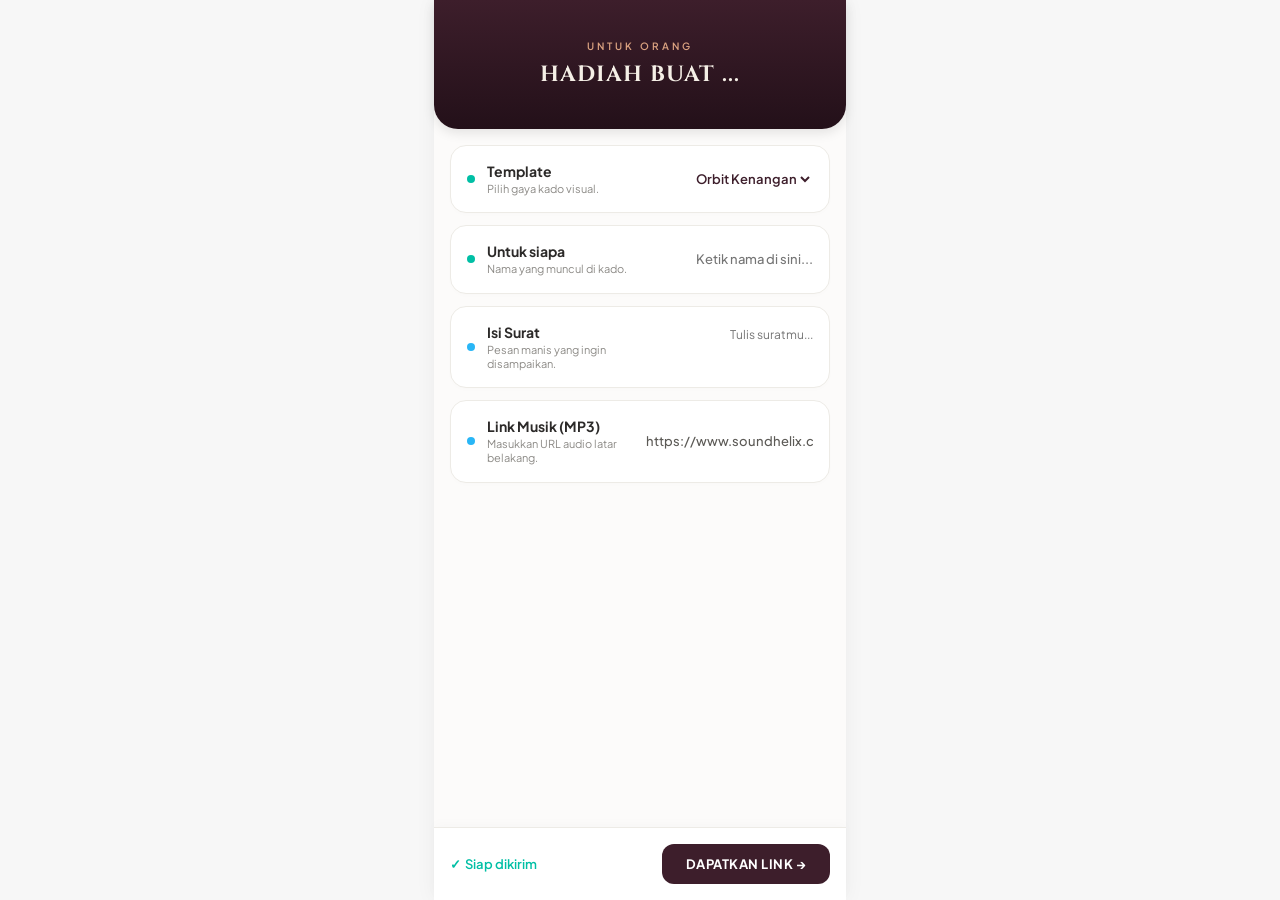
<file: index.html>
<!DOCTYPE html>
<html lang="id">
<head>
    <meta charset="UTF-8">
    <meta name="viewport" content="width=device-width, initial-scale=1.0">
    <title>Kado Digital Builder</title>
    <link rel="preconnect" href="https://fonts.googleapis.com">
    <link rel="preconnect" href="https://fonts.gstatic.com" crossorigin>
    <link href="https://fonts.googleapis.com/css2?family=Cinzel:wght@700&family=Plus+Jakarta+Sans:wght@400;500;600;700&display=swap" rel="stylesheet">
    <link rel="stylesheet" href="main.css">
</head>
<body>

    <div class="app-container">
        <header class="preview-banner">
            <p class="subtitle">UNTUK ORANG</p>
            <h1 id="preview-title" class="main-title">HADIAH BUAT ...</h1>
        </header>

        <main class="builder-panel">
            
            <div class="builder-item">
                <div class="item-left">
                    <span class="status-dot active"></span>
                    <div class="item-text">
                        <h3>Template</h3>
                        <p>Pilih gaya kado visual.</p>
                    </div>
                </div>
                <div class="item-right">
                    <select id="input-template">
                        <option value="Orbit Kenangan" selected>Orbit Kenangan</option>
                        <option value="Taman Bunga">Taman Bunga</option>
                    </select>
                </div>
            </div>

            <div class="builder-item">
                <div class="item-left">
                    <span class="status-dot active"></span>
                    <div class="item-text">
                        <h3>Untuk siapa</h3>
                        <p>Nama yang muncul di kado.</p>
                    </div>
                </div>
                <div class="item-right">
                    <input type="text" id="input-target" placeholder="Ketik nama di sini...">
                </div>
            </div>

            <div class="builder-item">
                <div class="item-left">
                    <span class="status-dot process"></span>
                    <div class="item-text">
                        <h3>Isi Surat</h3>
                        <p>Pesan manis yang ingin disampaikan.</p>
                    </div>
                </div>
                <div class="item-right">
                    <textarea id="input-surat" placeholder="Tulis suratmu..." style="border:none; outline:none; text-align:right; resize:none; font-size:12px; height:40px;"></textarea>
                </div>
            </div>

            <div class="builder-item">
                <div class="item-left">
                    <span class="status-dot process"></span>
                    <div class="item-text">
                        <h3>Link Musik (MP3)</h3>
                        <p>Masukkan URL audio latar belakang.</p>
                    </div>
                </div>
                <div class="item-right">
                    <input type="text" id="input-musik" placeholder="https://...mp3" value="https://www.soundhelix.com/examples/mp3/SoundHelix-Song-1.mp3">
                </div>
            </div>

        </main>

        <footer class="sticky-footer">
            <div class="status-ready">
                <span class="check-icon">✓</span> Siap dikirim
            </div>
            <button id="btn-publish" class="btn-publish">DAPATKAN LINK →</button>
        </footer>
    </div>

    <script src="main.js"></script>
</body>
                  </html>
</file>
<file: main.css>
/* ==========================================================================
   RESET & BASE STYLES
   ========================================================================== */
* {
    margin: 0;
    padding: 0;
    box-sizing: border-box;
    font-family: 'Plus Jakarta Sans', sans-serif;
}

body {
    background-color: #f7f7f7;
    display: flex;
    justify-content: center;
    align-items: center;
    min-height: 100vh;
    color: #2c2a29;
}

/* Container utama yang membatasi tampilan agar mirip layar Handphone */
.app-container {
    width: 100%;
    max-width: 412px;
    background-color: #fcfbfa;
    min-height: 100vh;
    display: flex;
    flex-direction: column;
    position: relative;
    box-shadow: 0 0 20px rgba(0,0,0,0.05);
}

/* ==========================================================================
   AREA PRATINJAU UTAMA (BANNER ATAS)
   ========================================================================== */
.preview-banner {
    background: linear-gradient(180deg, #3d1e2b 0%, #231019 100%);
    color: #ffffff;
    padding: 40px 20px;
    text-align: center;
    border-bottom-left-radius: 24px;
    border-bottom-right-radius: 24px;
    box-shadow: 0 4px 12px rgba(0,0,0,0.1);
}

.preview-banner .subtitle {
    font-size: 10px;
    letter-spacing: 3px;
    color: #dca381;
    font-weight: 600;
    margin-bottom: 8px;
}

.preview-banner .main-title {
    font-family: 'Cinzel', serif;
    font-size: 22px;
    font-weight: 700;
    letter-spacing: 1px;
    color: #f5efe6;
    text-transform: uppercase;
}

/* ==========================================================================
   PANEL CONFIGURATOR / BUILDER LIST
   ========================================================================== */
.builder-panel {
    padding: 16px;
    padding-bottom: 100px; /* Jarak bawah agar tidak tertutup tombol footer */
    display: flex;
    flex-direction: column;
    gap: 12px;
}

.builder-item {
    background-color: #ffffff;
    border: 1px solid #edebe6;
    border-radius: 16px;
    padding: 16px;
    display: flex;
    justify-content: space-between;
    align-items: center;
    gap: 12px;
    box-shadow: 0 2px 4px rgba(0,0,0,0.01);
}

.item-left {
    display: flex;
    align-items: center;
    gap: 12px;
    flex: 1;
}

/* Indikator Titik Hijau & Biru */
.status-dot {
    width: 8px;
    height: 8px;
    border-radius: 50%;
    flex-shrink: 0;
}
.status-dot.active { background-color: #00bfa5; }
.status-dot.process { background-color: #29b6f6; }

.item-text h3 {
    font-size: 14px;
    color: #2c2a29;
    font-weight: 700;
    margin-bottom: 2px;
}

.item-text p {
    font-size: 11px;
    color: #8c8a86;
    line-height: 1.3;
}

/* Bagian Input Kanan */
.item-right {
    display: flex;
    justify-content: flex-end;
    align-items: center;
    flex: 1;
}

.item-right input[type="text"], 
.item-right select {
    width: 100%;
    max-width: 180px;
    border: none;
    background: none;
    text-align: right;
    font-size: 13px;
    color: #5c5a56;
    font-weight: 500;
    outline: none;
    padding: 4px 0;
}

.item-right select {
    cursor: pointer;
    color: #3d1e2b;
    font-weight: 600;
}

/* Garis pembatas khusus visual */
.section-divider {
    border-top: 2px dashed #edebe6;
    margin-top: 4px;
    padding-top: 16px;
}

/* ==========================================================================
   STICKY FOOTER BOTTOM BAR
   ========================================================================== */
.sticky-footer {
    position: fixed;
    bottom: 0;
    width: 100%;
    max-width: 412px;
    background-color: #ffffff;
    border-top: 1px solid #edebe6;
    padding: 16px;
    display: flex;
    justify-content: space-between;
    align-items: center;
    z-index: 100;
    box-shadow: 0 -4px 10px rgba(0,0,0,0.02);
}

.status-ready {
    color: #00bfa5;
    font-size: 13px;
    font-weight: 600;
    display: flex;
    align-items: center;
    gap: 4px;
}

.btn-publish {
    background-color: #3d1e2b;
    color: #ffffff;
    border: none;
    padding: 12px 24px;
    border-radius: 12px;
    font-size: 13px;
    font-weight: 700;
    cursor: pointer;
    letter-spacing: 0.5px;
    transition: background-color 0.2s;
}

.btn-publish:hover {
    background-color: #52293b;
}

.btn-publish:active {
    transform: scale(0.98);
}
</file>
